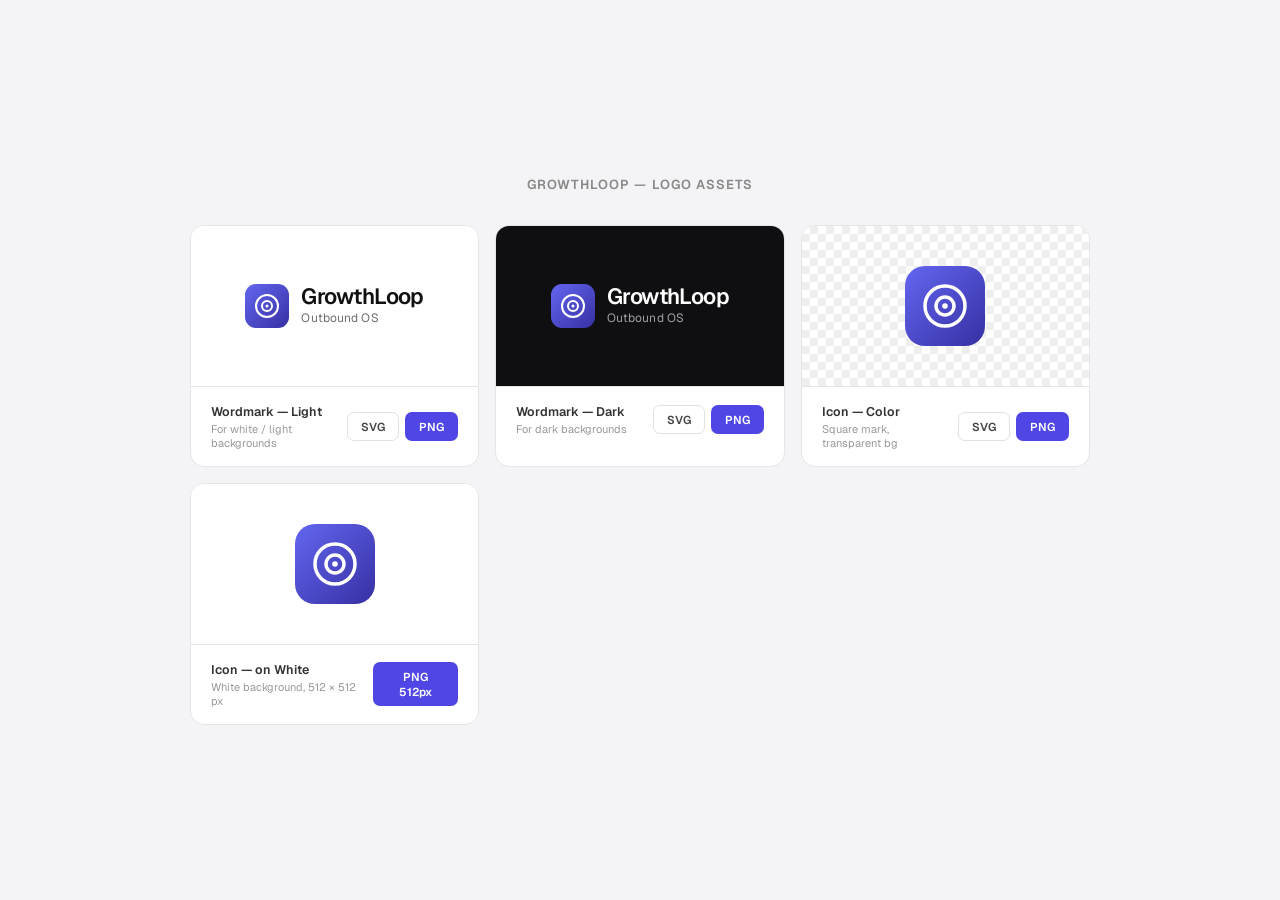
<file: GrowthLoop Logo Export.html>
<!DOCTYPE html>
<html lang="en">
<head>
  <meta charset="UTF-8" />
  <meta name="viewport" content="width=device-width, initial-scale=1.0" />
  <title>GrowthLoop — Logo Export</title>
  <link href="https://fonts.googleapis.com/css2?family=Geist:wght@400;500;600;700&display=swap" rel="stylesheet" />
  <style>
    *, *::before, *::after { box-sizing: border-box; margin: 0; padding: 0; }
    body {
      font-family: 'Geist', system-ui, sans-serif;
      background: #f4f4f6;
      color: #111;
      min-height: 100vh;
      display: flex;
      flex-direction: column;
      align-items: center;
      justify-content: center;
      padding: 40px 20px;
      gap: 32px;
    }
    h1 { font-size: 13px; font-weight: 600; letter-spacing: .08em; text-transform: uppercase; color: #888; }
    .grid {
      display: grid;
      grid-template-columns: repeat(auto-fit, minmax(280px, 1fr));
      gap: 16px;
      width: 100%;
      max-width: 900px;
    }
    .card {
      background: #fff;
      border-radius: 14px;
      border: 1px solid #e5e5e9;
      overflow: hidden;
      display: flex;
      flex-direction: column;
    }
    .preview {
      display: flex;
      align-items: center;
      justify-content: center;
      padding: 40px 32px;
      min-height: 160px;
    }
    .preview.light  { background: #fff; }
    .preview.dark   { background: #0f0f12; }
    .preview.color  { background: linear-gradient(150deg, #4f46e5, #3730a3); }
    .preview.checks {
      background-image: linear-gradient(45deg,#eee 25%,transparent 25%),
                        linear-gradient(-45deg,#eee 25%,transparent 25%),
                        linear-gradient(45deg,transparent 75%,#eee 75%),
                        linear-gradient(-45deg,transparent 75%,#eee 75%);
      background-size: 16px 16px;
      background-position: 0 0, 0 8px, 8px -8px, -8px 0px;
      background-color: #fff;
    }
    .footer {
      padding: 16px 20px;
      border-top: 1px solid #e5e5e9;
      display: flex;
      align-items: center;
      justify-content: space-between;
      gap: 8px;
    }
    .label { font-size: 12.5px; font-weight: 600; color: #333; }
    .sublabel { font-size: 11px; color: #999; margin-top: 2px; }
    .btn-row { display: flex; gap: 6px; }
    .btn {
      font-family: inherit;
      font-size: 11.5px;
      font-weight: 600;
      padding: 6px 13px;
      border-radius: 7px;
      border: 1.5px solid #e0e0e6;
      background: #fff;
      color: #444;
      cursor: pointer;
      transition: background .12s, border-color .12s;
    }
    .btn:hover { background: #f0f0f4; border-color: #c8c8d0; }
    .btn.primary { background: #4f46e5; color: #fff; border-color: transparent; }
    .btn.primary:hover { background: #4338ca; }

    /* ── Logo SVG previews ── */
    svg.logo-icon { display: block; }
    .wordmark { display: flex; align-items: center; gap: 12px; }
    .wordmark-text { display: flex; flex-direction: column; }
    .wordmark-name { font-family: 'Geist', sans-serif; font-weight: 600; font-size: 22px; letter-spacing: -.025em; line-height: 1; }
    .wordmark-sub  { font-family: 'Geist', sans-serif; font-size: 12px; font-weight: 400; letter-spacing: .01em; margin-top: 3px; opacity: .6; }
  </style>
</head>
<body>

<h1>GrowthLoop — Logo Assets</h1>

<div class="grid">

  <!-- Icon + Wordmark on white -->
  <div class="card">
    <div class="preview light">
      <div class="wordmark" id="prev-wordmark-light">
        <svg class="logo-icon" width="44" height="44" viewBox="0 0 44 44" fill="none" xmlns="http://www.w3.org/2000/svg">
          <rect width="44" height="44" rx="11" fill="url(#g1)"/>
          <circle cx="22" cy="22" r="11" stroke="white" stroke-width="2" fill="none"/>
          <circle cx="22" cy="22" r="5" stroke="white" stroke-width="2" fill="none"/>
          <circle cx="22" cy="22" r="1.5" fill="white"/>
          <defs>
            <linearGradient id="g1" x1="0" y1="0" x2="44" y2="44" gradientUnits="userSpaceOnUse">
              <stop stop-color="#6366f1"/>
              <stop offset="1" stop-color="#3730a3"/>
            </linearGradient>
          </defs>
        </svg>
        <div class="wordmark-text">
          <span class="wordmark-name" style="color:#111;">GrowthLoop</span>
          <span class="wordmark-sub" style="color:#111;">Outbound OS</span>
        </div>
      </div>
    </div>
    <div class="footer">
      <div>
        <div class="label">Wordmark — Light</div>
        <div class="sublabel">For white / light backgrounds</div>
      </div>
      <div class="btn-row">
        <button class="btn" onclick="downloadSVG('wordmark-light')">SVG</button>
        <button class="btn primary" onclick="downloadPNG('wordmark-light', 'GrowthLoop-Wordmark-Light')">PNG</button>
      </div>
    </div>
  </div>

  <!-- Icon + Wordmark on dark -->
  <div class="card">
    <div class="preview dark">
      <div class="wordmark" id="prev-wordmark-dark">
        <svg class="logo-icon" width="44" height="44" viewBox="0 0 44 44" fill="none" xmlns="http://www.w3.org/2000/svg">
          <rect width="44" height="44" rx="11" fill="url(#g2)"/>
          <circle cx="22" cy="22" r="11" stroke="white" stroke-width="2" fill="none"/>
          <circle cx="22" cy="22" r="5" stroke="white" stroke-width="2" fill="none"/>
          <circle cx="22" cy="22" r="1.5" fill="white"/>
          <defs>
            <linearGradient id="g2" x1="0" y1="0" x2="44" y2="44" gradientUnits="userSpaceOnUse">
              <stop stop-color="#6366f1"/>
              <stop offset="1" stop-color="#3730a3"/>
            </linearGradient>
          </defs>
        </svg>
        <div class="wordmark-text">
          <span class="wordmark-name" style="color:#fff;">GrowthLoop</span>
          <span class="wordmark-sub" style="color:#fff;">Outbound OS</span>
        </div>
      </div>
    </div>
    <div class="footer">
      <div>
        <div class="label">Wordmark — Dark</div>
        <div class="sublabel">For dark backgrounds</div>
      </div>
      <div class="btn-row">
        <button class="btn" onclick="downloadSVG('wordmark-dark')">SVG</button>
        <button class="btn primary" onclick="downloadPNG('wordmark-dark', 'GrowthLoop-Wordmark-Dark')">PNG</button>
      </div>
    </div>
  </div>

  <!-- Icon only on transparent -->
  <div class="card">
    <div class="preview checks">
      <svg id="prev-icon-color" width="80" height="80" viewBox="0 0 80 80" fill="none" xmlns="http://www.w3.org/2000/svg">
        <rect width="80" height="80" rx="20" fill="url(#g3)"/>
        <circle cx="40" cy="40" r="20" stroke="white" stroke-width="3.5" fill="none"/>
        <circle cx="40" cy="40" r="9" stroke="white" stroke-width="3.5" fill="none"/>
        <circle cx="40" cy="40" r="2.8" fill="white"/>
        <defs>
          <linearGradient id="g3" x1="0" y1="0" x2="80" y2="80" gradientUnits="userSpaceOnUse">
            <stop stop-color="#6366f1"/>
            <stop offset="1" stop-color="#3730a3"/>
          </linearGradient>
        </defs>
      </svg>
    </div>
    <div class="footer">
      <div>
        <div class="label">Icon — Color</div>
        <div class="sublabel">Square mark, transparent bg</div>
      </div>
      <div class="btn-row">
        <button class="btn" onclick="downloadIconSVG('color')">SVG</button>
        <button class="btn primary" onclick="downloadIconPNG('color', 'GrowthLoop-Icon-Color')">PNG</button>
      </div>
    </div>
  </div>

  <!-- Icon only on white bg -->
  <div class="card">
    <div class="preview light">
      <svg id="prev-icon-white" width="80" height="80" viewBox="0 0 80 80" fill="none" xmlns="http://www.w3.org/2000/svg">
        <rect width="80" height="80" rx="20" fill="url(#g4)"/>
        <circle cx="40" cy="40" r="20" stroke="white" stroke-width="3.5" fill="none"/>
        <circle cx="40" cy="40" r="9" stroke="white" stroke-width="3.5" fill="none"/>
        <circle cx="40" cy="40" r="2.8" fill="white"/>
        <defs>
          <linearGradient id="g4" x1="0" y1="0" x2="80" y2="80" gradientUnits="userSpaceOnUse">
            <stop stop-color="#6366f1"/>
            <stop offset="1" stop-color="#3730a3"/>
          </linearGradient>
        </defs>
      </svg>
    </div>
    <div class="footer">
      <div>
        <div class="label">Icon — on White</div>
        <div class="sublabel">White background, 512 × 512 px</div>
      </div>
      <div class="btn-row">
        <button class="btn primary" onclick="downloadIconOnWhitePNG('GrowthLoop-Icon-512')">PNG 512px</button>
      </div>
    </div>
  </div>

</div>

<script>
// ── Helpers ──────────────────────────────────────────────────────────────────

// Build a full SVG string for the wordmark
function buildWordmarkSVG(dark) {
  const textColor = dark ? '#ffffff' : '#111111';
  const subColor  = dark ? 'rgba(255,255,255,0.55)' : 'rgba(0,0,0,0.45)';
  const bg        = dark ? '#0f0f12' : '#ffffff';
  return `<svg width="320" height="80" viewBox="0 0 320 80" fill="none" xmlns="http://www.w3.org/2000/svg">
  <rect width="320" height="80" fill="${bg}"/>
  <rect x="10" y="10" width="60" height="60" rx="15" fill="url(#wg)"/>
  <circle cx="40" cy="40" r="17" stroke="white" stroke-width="2.8" fill="none"/>
  <circle cx="40" cy="40" r="7.5" stroke="white" stroke-width="2.8" fill="none"/>
  <circle cx="40" cy="40" r="2.2" fill="white"/>
  <text x="84" y="42" font-family="Geist, system-ui, sans-serif" font-weight="600" font-size="26" fill="${textColor}" letter-spacing="-0.6">GrowthLoop</text>
  <text x="85" y="60" font-family="Geist, system-ui, sans-serif" font-weight="400" font-size="13" fill="${subColor}" letter-spacing="0.2">Outbound OS</text>
  <defs>
    <linearGradient id="wg" x1="10" y1="10" x2="70" y2="70" gradientUnits="userSpaceOnUse">
      <stop stop-color="#6366f1"/>
      <stop offset="1" stop-color="#3730a3"/>
    </linearGradient>
  </defs>
</svg>`;
}

function buildIconSVG(size, transparent) {
  const r = size;
  const rx = size * 0.25;
  const cx = size / 2, cy = size / 2;
  const r1 = size * 0.275, r2 = size * 0.1125, dot = size * 0.035;
  const sw1 = size * 0.044, sw2 = size * 0.044;
  return `<svg width="${size}" height="${size}" viewBox="0 0 ${size} ${size}" fill="none" xmlns="http://www.w3.org/2000/svg">
  ${transparent ? '' : `<rect width="${size}" height="${size}" fill="white"/>`}
  <rect width="${size}" height="${size}" rx="${rx}" fill="url(#ig${size})"/>
  <circle cx="${cx}" cy="${cy}" r="${r1}" stroke="white" stroke-width="${sw1}" fill="none"/>
  <circle cx="${cx}" cy="${cy}" r="${r2}" stroke="white" stroke-width="${sw2}" fill="none"/>
  <circle cx="${cx}" cy="${cy}" r="${dot}" fill="white"/>
  <defs>
    <linearGradient id="ig${size}" x1="0" y1="0" x2="${size}" y2="${size}" gradientUnits="userSpaceOnUse">
      <stop stop-color="#6366f1"/>
      <stop offset="1" stop-color="#3730a3"/>
    </linearGradient>
  </defs>
</svg>`;
}

// ── PNG via canvas ────────────────────────────────────────────────────────────
function svgToPNG(svgString, filename, scale) {
  scale = scale || 2;
  const blob = new Blob([svgString], { type: 'image/svg+xml' });
  const url  = URL.createObjectURL(blob);
  const img  = new Image();
  img.onload = () => {
    const canvas = document.createElement('canvas');
    canvas.width  = img.naturalWidth  * scale;
    canvas.height = img.naturalHeight * scale;
    const ctx = canvas.getContext('2d');
    ctx.scale(scale, scale);
    ctx.drawImage(img, 0, 0);
    URL.revokeObjectURL(url);
    const a = document.createElement('a');
    a.download = filename + '.png';
    a.href = canvas.toDataURL('image/png');
    a.click();
  };
  img.src = url;
}

function svgToFile(svgString, filename) {
  const blob = new Blob([svgString], { type: 'image/svg+xml' });
  const a = document.createElement('a');
  a.download = filename + '.svg';
  a.href = URL.createObjectURL(blob);
  a.click();
}

// ── Button handlers ───────────────────────────────────────────────────────────
function downloadSVG(variant) {
  const dark = variant.includes('dark');
  svgToFile(buildWordmarkSVG(dark), 'GrowthLoop-Wordmark-' + (dark ? 'Dark' : 'Light'));
}

function downloadPNG(variant, filename) {
  const dark = variant.includes('dark');
  svgToPNG(buildWordmarkSVG(dark), filename, 3);
}

function downloadIconSVG(variant) {
  svgToFile(buildIconSVG(512, true), 'GrowthLoop-Icon');
}

function downloadIconPNG(variant, filename) {
  svgToPNG(buildIconSVG(512, true), filename, 1);
}

function downloadIconOnWhitePNG(filename) {
  svgToPNG(buildIconSVG(512, false), filename, 1);
}
</script>
</body>
</html>
</file>
